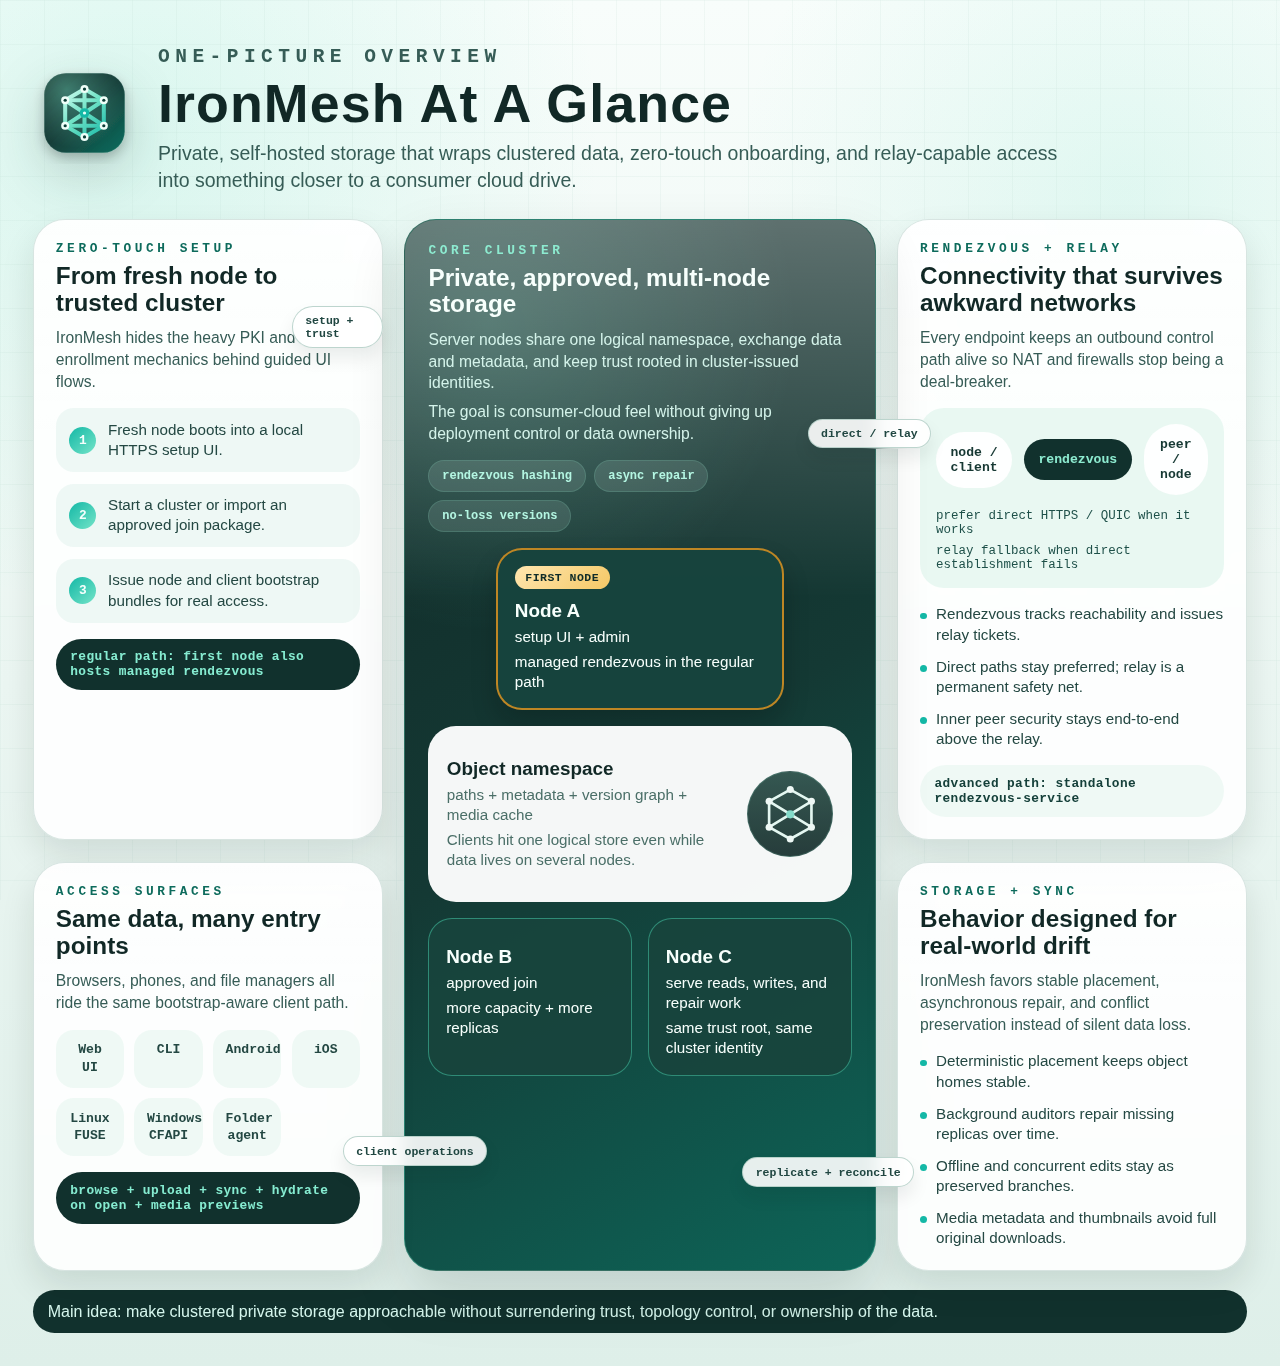
<file: docs/ironmesh-at-a-glance.html>
<!doctype html>
<html lang="en">
  <head>
    <meta charset="utf-8" />
    <meta name="viewport" content="width=device-width, initial-scale=1" />
    <title>IronMesh At A Glance</title>
    <style>
      :root {
        --bg-top: #f8fdfb;
        --bg-bottom: #deefe9;
        --surface: rgba(255, 255, 255, 0.9);
        --surface-strong: rgba(255, 255, 255, 0.96);
        --surface-line: rgba(108, 156, 143, 0.26);
        --ink: #112826;
        --muted: #365c56;
        --soft: #4b6f68;
        --mint: #14b8a6;
        --mint-soft: #74e4c8;
        --mint-deep: #0d6b5c;
        --cluster-top: #112826;
        --cluster-mid: #143934;
        --cluster-bottom: #0d6558;
        --gold: #f6d078;
        --gold-deep: #d08e22;
        --shadow-lg: 0 26px 56px rgba(10, 23, 21, 0.14);
        --shadow-md: 0 16px 34px rgba(10, 23, 21, 0.11);
        --radius-xl: 32px;
        --radius-lg: 24px;
        --radius-md: 18px;
      }

      * {
        box-sizing: border-box;
      }

      html,
      body {
        margin: 0;
        min-height: 100%;
      }

      body {
        font-family: "Space Grotesk", "Aptos", "Segoe UI", sans-serif;
        color: var(--ink);
        background:
          radial-gradient(circle at 10% 10%, rgba(116, 228, 200, 0.22), transparent 28%),
          radial-gradient(circle at 88% 14%, rgba(116, 228, 200, 0.16), transparent 24%),
          linear-gradient(180deg, var(--bg-top) 0%, var(--bg-bottom) 100%);
      }

      body::before {
        content: "";
        position: fixed;
        inset: 0;
        pointer-events: none;
        background-image:
          linear-gradient(rgba(183, 216, 206, 0.42) 1px, transparent 1px),
          linear-gradient(90deg, rgba(183, 216, 206, 0.42) 1px, transparent 1px);
        background-size: 44px 44px;
        opacity: 0.34;
      }

      .page {
        position: relative;
        max-width: 1560px;
        margin: 0 auto;
        padding: clamp(1.4rem, 2.6vw, 2.8rem);
      }

      .hero {
        display: grid;
        grid-template-columns: auto 1fr;
        gap: 1rem 1.4rem;
        align-items: center;
        margin-bottom: clamp(1.2rem, 2vw, 2rem);
      }

      .hero-logo {
        width: clamp(72px, 8vw, 112px);
        filter: drop-shadow(0 18px 26px rgba(9, 32, 28, 0.18));
      }

      .eyebrow {
        margin: 0 0 0.45rem;
        font-family: "IBM Plex Mono", Consolas, monospace;
        font-size: 0.8rem;
        font-weight: 700;
        letter-spacing: 0.28em;
        color: var(--mint-deep);
        text-transform: uppercase;
      }

      h1,
      h2,
      h3,
      p {
        margin: 0;
      }

      .hero h1 {
        font-size: clamp(2rem, 4.2vw, 3.7rem);
        line-height: 0.98;
        letter-spacing: 0.02em;
      }

      .hero p {
        margin-top: 0.65rem;
        max-width: 58rem;
        font-size: clamp(1rem, 1.8vw, 1.22rem);
        line-height: 1.35;
        color: var(--muted);
      }

      .diagram {
        position: relative;
        display: grid;
        grid-template-columns: minmax(18rem, 1fr) minmax(26rem, 1.35fr) minmax(18rem, 1fr);
        grid-template-areas:
          "setup cluster connectivity"
          "access cluster storage";
        gap: clamp(1rem, 1.7vw, 1.5rem);
        align-items: stretch;
      }

      .card {
        position: relative;
        overflow: hidden;
        background: var(--surface);
        border: 1px solid var(--surface-line);
        border-radius: var(--radius-xl);
        padding: 1.35rem;
        box-shadow: var(--shadow-md);
        backdrop-filter: blur(10px);
        animation: rise 480ms ease both;
      }

      .card::after {
        content: "";
        position: absolute;
        inset: 0;
        background: linear-gradient(180deg, rgba(255, 255, 255, 0.32), transparent 36%);
        pointer-events: none;
      }

      .card > * {
        position: relative;
        z-index: 1;
      }

      .card h2 {
        margin-top: 0.32rem;
        font-size: 1.52rem;
        line-height: 1.08;
      }

      .card .intro {
        margin-top: 0.72rem;
        font-size: 0.98rem;
        line-height: 1.38;
        color: var(--muted);
      }

      .setup { grid-area: setup; }
      .connectivity { grid-area: connectivity; }
      .access { grid-area: access; }
      .storage { grid-area: storage; }

      .cluster {
        grid-area: cluster;
        padding: 1.45rem;
        background:
          radial-gradient(circle at 18% 10%, rgba(116, 228, 200, 0.22), transparent 30%),
          linear-gradient(150deg, var(--cluster-top) 0%, var(--cluster-mid) 52%, var(--cluster-bottom) 100%);
        border-color: rgba(116, 228, 200, 0.3);
        color: #f7fffc;
        box-shadow: var(--shadow-lg);
      }

      .cluster .eyebrow {
        color: #8debd0;
      }

      .cluster .intro {
        color: #d4f3ea;
      }

      .cluster-badges {
        display: flex;
        flex-wrap: wrap;
        gap: 0.55rem;
        margin-top: 1rem;
      }

      .badge {
        padding: 0.48rem 0.8rem;
        border-radius: 999px;
        background: rgba(234, 251, 246, 0.12);
        border: 1px solid rgba(141, 235, 208, 0.16);
        font-family: "IBM Plex Mono", Consolas, monospace;
        font-size: 0.75rem;
        font-weight: 700;
        color: #b4f6e2;
      }

      .cluster-inner {
        margin-top: 1rem;
        display: grid;
        gap: 1rem;
      }

      .node-primary {
        max-width: 18rem;
        margin: 0 auto;
        padding: 1rem 1.05rem;
        border-radius: 26px;
        background: rgba(23, 68, 61, 0.96);
        border: 2px solid rgba(208, 142, 34, 0.9);
        box-shadow: 0 14px 26px rgba(4, 10, 10, 0.2);
      }

      .node-tag {
        display: inline-block;
        padding: 0.32rem 0.66rem;
        border-radius: 999px;
        background: linear-gradient(135deg, #ffe6af, #f4c866);
        color: #0f2b28;
        font-family: "IBM Plex Mono", Consolas, monospace;
        font-size: 0.72rem;
        font-weight: 700;
        letter-spacing: 0.04em;
        text-transform: uppercase;
      }

      .node-primary h3,
      .node-secondary h3,
      .object-card h3 {
        margin-top: 0.7rem;
        font-size: 1.18rem;
      }

      .node-primary p,
      .node-secondary p,
      .object-card p {
        margin-top: 0.28rem;
        font-size: 0.95rem;
        line-height: 1.34;
      }

      .object-card {
        position: relative;
        display: grid;
        grid-template-columns: minmax(0, 1fr) auto;
        gap: 1rem 1.2rem;
        align-items: center;
        padding: 1.1rem 1.15rem;
        border-radius: 28px;
        background: var(--surface-strong);
        color: var(--ink);
        min-height: 11rem;
      }

      .object-copy {
        min-width: 0;
      }

      .object-copy h3 {
        margin-top: 0;
      }

      .object-card p {
        color: var(--soft);
        max-width: 28rem;
      }

      .object-mesh {
        position: static;
        justify-self: end;
        align-self: center;
        width: 86px;
        height: 86px;
        padding: 0.42rem;
        border-radius: 999px;
        background: linear-gradient(180deg, #214740, #102927);
        border: 1px solid rgba(141, 235, 208, 0.18);
        opacity: 0.9;
      }

      .object-mesh svg {
        display: block;
        width: 100%;
        height: 100%;
      }

      .node-row {
        display: grid;
        grid-template-columns: repeat(2, minmax(0, 1fr));
        gap: 1rem;
      }

      .node-secondary {
        padding: 1rem 1.05rem;
        border-radius: 24px;
        background: rgba(23, 68, 61, 0.94);
        border: 1px solid rgba(58, 169, 142, 0.7);
      }

      .step-list,
      .bullet-list {
        margin: 1rem 0 0;
        padding: 0;
        list-style: none;
        display: grid;
        gap: 0.72rem;
      }

      .step {
        display: grid;
        grid-template-columns: auto 1fr;
        gap: 0.72rem;
        align-items: center;
        padding: 0.72rem 0.84rem;
        border-radius: 18px;
        background: rgba(237, 248, 245, 0.96);
      }

      .step .index {
        width: 1.7rem;
        height: 1.7rem;
        display: grid;
        place-items: center;
        border-radius: 999px;
        background: linear-gradient(135deg, var(--mint), var(--mint-soft));
        color: #f5fffc;
        font-family: "IBM Plex Mono", Consolas, monospace;
        font-size: 0.8rem;
        font-weight: 700;
      }

      .step span,
      .bullet-list li,
      .surface-grid .pill {
        font-size: 0.95rem;
        line-height: 1.34;
        color: #244843;
      }

      .meta-pill,
      .footer-banner {
        margin-top: 1rem;
        padding: 0.68rem 0.9rem;
        border-radius: 999px;
        font-family: "IBM Plex Mono", Consolas, monospace;
        font-size: 0.8rem;
        font-weight: 700;
        letter-spacing: 0.03em;
      }

      .meta-pill {
        display: inline-flex;
        align-items: center;
        background: #11312d;
        color: #86ecd1;
      }

      .transport-diagram {
        margin-top: 1rem;
        padding: 1rem;
        border-radius: 24px;
        background: rgba(231, 247, 241, 0.9);
      }

      .transport-row {
        display: grid;
        grid-template-columns: 1fr auto 1fr;
        align-items: center;
        gap: 0.75rem;
      }

      .transport-end,
      .transport-hub {
        border-radius: 999px;
        padding: 0.82rem 0.9rem;
        text-align: center;
        font-family: "IBM Plex Mono", Consolas, monospace;
        font-size: 0.82rem;
        font-weight: 700;
      }

      .transport-end {
        background: rgba(255, 255, 255, 0.96);
        color: #163833;
      }

      .transport-hub {
        background: #11312d;
        color: #8debd0;
      }

      .transport-caption {
        margin-top: 0.82rem;
        display: flex;
        flex-direction: column;
        gap: 0.48rem;
      }

      .transport-caption span {
        font-family: "IBM Plex Mono", Consolas, monospace;
        font-size: 0.78rem;
        color: #1e5049;
      }

      .bullet-list li {
        position: relative;
        padding-left: 1rem;
      }

      .bullet-list li::before {
        content: "";
        position: absolute;
        left: 0;
        top: 0.52rem;
        width: 0.42rem;
        height: 0.42rem;
        border-radius: 999px;
        background: var(--mint);
      }

      .surface-grid {
        margin-top: 1rem;
        display: grid;
        grid-template-columns: repeat(4, minmax(0, 1fr));
        gap: 0.65rem;
      }

      .surface-grid .pill {
        padding: 0.72rem 0.78rem;
        border-radius: 18px;
        background: rgba(238, 249, 245, 0.96);
        text-align: center;
        font-family: "IBM Plex Mono", Consolas, monospace;
        font-size: 0.82rem;
        font-weight: 700;
      }

      .footer-banner {
        display: block;
        margin-top: 1.15rem;
        background: #11312d;
        color: #d6f7ee;
        border-radius: 22px;
        font-family: "Space Grotesk", "Aptos", "Segoe UI", sans-serif;
        font-size: 1rem;
        font-weight: 500;
        line-height: 1.35;
        letter-spacing: 0;
      }

      .flow-chip {
        position: absolute;
        z-index: 3;
        padding: 0.46rem 0.78rem;
        border-radius: 999px;
        background: rgba(255, 255, 255, 0.9);
        border: 1px solid rgba(173, 203, 194, 0.8);
        box-shadow: 0 10px 18px rgba(12, 25, 23, 0.08);
        font-family: "IBM Plex Mono", Consolas, monospace;
        font-size: 0.72rem;
        font-weight: 700;
        color: #214742;
        backdrop-filter: blur(8px);
      }

      .flow-chip.setup { left: 74%; top: 14%; }
      .flow-chip.relay { right: 26%; top: 19%; }
      .flow-chip.clients { left: 25.5%; bottom: 10%; }
      .flow-chip.replication { right: 27.4%; bottom: 8%; }

      @keyframes rise {
        from {
          opacity: 0;
          transform: translateY(10px);
        }
        to {
          opacity: 1;
          transform: translateY(0);
        }
      }

      @media (max-width: 1260px) {
        .diagram {
          grid-template-columns: repeat(2, minmax(0, 1fr));
          grid-template-areas:
            "cluster cluster"
            "setup connectivity"
            "access storage";
        }

        .flow-chip {
          display: none;
        }
      }

      @media (max-width: 860px) {
        .hero {
          grid-template-columns: 1fr;
        }

        .diagram {
          grid-template-columns: 1fr;
          grid-template-areas:
            "cluster"
            "setup"
            "connectivity"
            "access"
            "storage";
        }

        .node-row,
        .surface-grid,
        .transport-row {
          grid-template-columns: 1fr;
        }

        .object-card {
          grid-template-columns: 1fr;
        }

        .object-mesh {
          justify-self: start;
          width: 72px;
          height: 72px;
          margin-top: 0.3rem;
        }
      }
    </style>
  </head>
  <body>
    <main class="page">
      <header class="hero">
        <img class="hero-logo" src="assets/ironmesh-mark.svg" alt="IronMesh mark" />
        <div>
          <p class="eyebrow">One-Picture Overview</p>
          <h1>IronMesh At A Glance</h1>
          <p>
            Private, self-hosted storage that wraps clustered data, zero-touch onboarding,
            and relay-capable access into something closer to a consumer cloud drive.
          </p>
        </div>
      </header>

      <section class="diagram" aria-label="IronMesh overview diagram">
        <div class="flow-chip setup">setup + trust</div>
        <div class="flow-chip relay">direct / relay</div>
        <div class="flow-chip clients">client operations</div>
        <div class="flow-chip replication">replicate + reconcile</div>

        <article class="card setup">
          <p class="eyebrow">Zero-Touch Setup</p>
          <h2>From fresh node to trusted cluster</h2>
          <p class="intro">
            IronMesh hides the heavy PKI and enrollment mechanics behind guided UI flows.
          </p>

          <ol class="step-list">
            <li class="step">
              <span class="index">1</span>
              <span>Fresh node boots into a local HTTPS setup UI.</span>
            </li>
            <li class="step">
              <span class="index">2</span>
              <span>Start a cluster or import an approved join package.</span>
            </li>
            <li class="step">
              <span class="index">3</span>
              <span>Issue node and client bootstrap bundles for real access.</span>
            </li>
          </ol>

          <div class="meta-pill">regular path: first node also hosts managed rendezvous</div>
        </article>

        <article class="card connectivity">
          <p class="eyebrow">Rendezvous + Relay</p>
          <h2>Connectivity that survives awkward networks</h2>
          <p class="intro">
            Every endpoint keeps an outbound control path alive so NAT and firewalls stop being
            a deal-breaker.
          </p>

          <div class="transport-diagram">
            <div class="transport-row">
              <div class="transport-end">node / client</div>
              <div class="transport-hub">rendezvous</div>
              <div class="transport-end">peer / node</div>
            </div>
            <div class="transport-caption">
              <span>prefer direct HTTPS / QUIC when it works</span>
              <span>relay fallback when direct establishment fails</span>
            </div>
          </div>

          <ul class="bullet-list">
            <li>Rendezvous tracks reachability and issues relay tickets.</li>
            <li>Direct paths stay preferred; relay is a permanent safety net.</li>
            <li>Inner peer security stays end-to-end above the relay.</li>
          </ul>

          <div class="meta-pill" style="background: rgba(238, 249, 245, 0.96); color: #15403a;">
            advanced path: standalone rendezvous-service
          </div>
        </article>

        <article class="card cluster">
          <p class="eyebrow">Core Cluster</p>
          <h2>Private, approved, multi-node storage</h2>
          <p class="intro">
            Server nodes share one logical namespace, exchange data and metadata, and keep trust
            rooted in cluster-issued identities.
          </p>
          <p class="intro" style="margin-top: 0.45rem;">
            The goal is consumer-cloud feel without giving up deployment control or data ownership.
          </p>

          <div class="cluster-badges">
            <span class="badge">rendezvous hashing</span>
            <span class="badge">async repair</span>
            <span class="badge">no-loss versions</span>
          </div>

          <div class="cluster-inner">
            <section class="node-primary">
              <span class="node-tag">First Node</span>
              <h3>Node A</h3>
              <p>setup UI + admin</p>
              <p>managed rendezvous in the regular path</p>
            </section>

            <section class="object-card">
              <div class="object-copy">
                <h3>Object namespace</h3>
                <p>paths + metadata + version graph + media cache</p>
                <p>Clients hit one logical store even while data lives on several nodes.</p>
              </div>
              <div class="object-mesh" aria-hidden="true">
                <svg viewBox="0 0 120 120" xmlns="http://www.w3.org/2000/svg">
                  <defs>
                    <linearGradient id="mesh-lines-html" x1="18" y1="18" x2="102" y2="102">
                      <stop offset="0" stop-color="#e3f8f1" />
                      <stop offset="0.45" stop-color="#98d5c7" />
                      <stop offset="1" stop-color="#5fc0ae" />
                    </linearGradient>
                  </defs>
                  <g fill="none" stroke="url(#mesh-lines-html)" stroke-width="4.5" stroke-linecap="round" stroke-linejoin="round">
                    <path d="M60 18L96 38L96 82L60 102L24 82L24 38Z" />
                    <path d="M60 18V102" />
                    <path d="M24 38L96 82" />
                    <path d="M96 38L24 82" />
                    <path d="M24 38H96" />
                    <path d="M24 82H96" />
                  </g>
                  <g fill="#eef9f5">
                    <circle cx="60" cy="18" r="6" />
                    <circle cx="96" cy="38" r="6" />
                    <circle cx="96" cy="82" r="6" />
                    <circle cx="60" cy="102" r="6" />
                    <circle cx="24" cy="82" r="6" />
                    <circle cx="24" cy="38" r="6" />
                    <circle cx="60" cy="60" r="7" fill="#78d9c5" />
                  </g>
                </svg>
              </div>
            </section>

            <div class="node-row">
              <section class="node-secondary">
                <h3>Node B</h3>
                <p>approved join</p>
                <p>more capacity + more replicas</p>
              </section>
              <section class="node-secondary">
                <h3>Node C</h3>
                <p>serve reads, writes, and repair work</p>
                <p>same trust root, same cluster identity</p>
              </section>
            </div>
          </div>
        </article>

        <article class="card access">
          <p class="eyebrow">Access Surfaces</p>
          <h2>Same data, many entry points</h2>
          <p class="intro">
            Browsers, phones, and file managers all ride the same bootstrap-aware client path.
          </p>

          <div class="surface-grid">
            <div class="pill">Web UI</div>
            <div class="pill">CLI</div>
            <div class="pill">Android</div>
            <div class="pill">iOS</div>
            <div class="pill">Linux FUSE</div>
            <div class="pill">Windows CFAPI</div>
            <div class="pill">Folder agent</div>
          </div>

          <div class="meta-pill">browse + upload + sync + hydrate on open + media previews</div>
        </article>

        <article class="card storage">
          <p class="eyebrow">Storage + Sync</p>
          <h2>Behavior designed for real-world drift</h2>
          <p class="intro">
            IronMesh favors stable placement, asynchronous repair, and conflict preservation
            instead of silent data loss.
          </p>

          <ul class="bullet-list">
            <li>Deterministic placement keeps object homes stable.</li>
            <li>Background auditors repair missing replicas over time.</li>
            <li>Offline and concurrent edits stay as preserved branches.</li>
            <li>Media metadata and thumbnails avoid full original downloads.</li>
          </ul>
        </article>
      </section>

      <div class="footer-banner">
        Main idea: make clustered private storage approachable without surrendering trust,
        topology control, or ownership of the data.
      </div>
    </main>
  </body>
</html>
</file>
